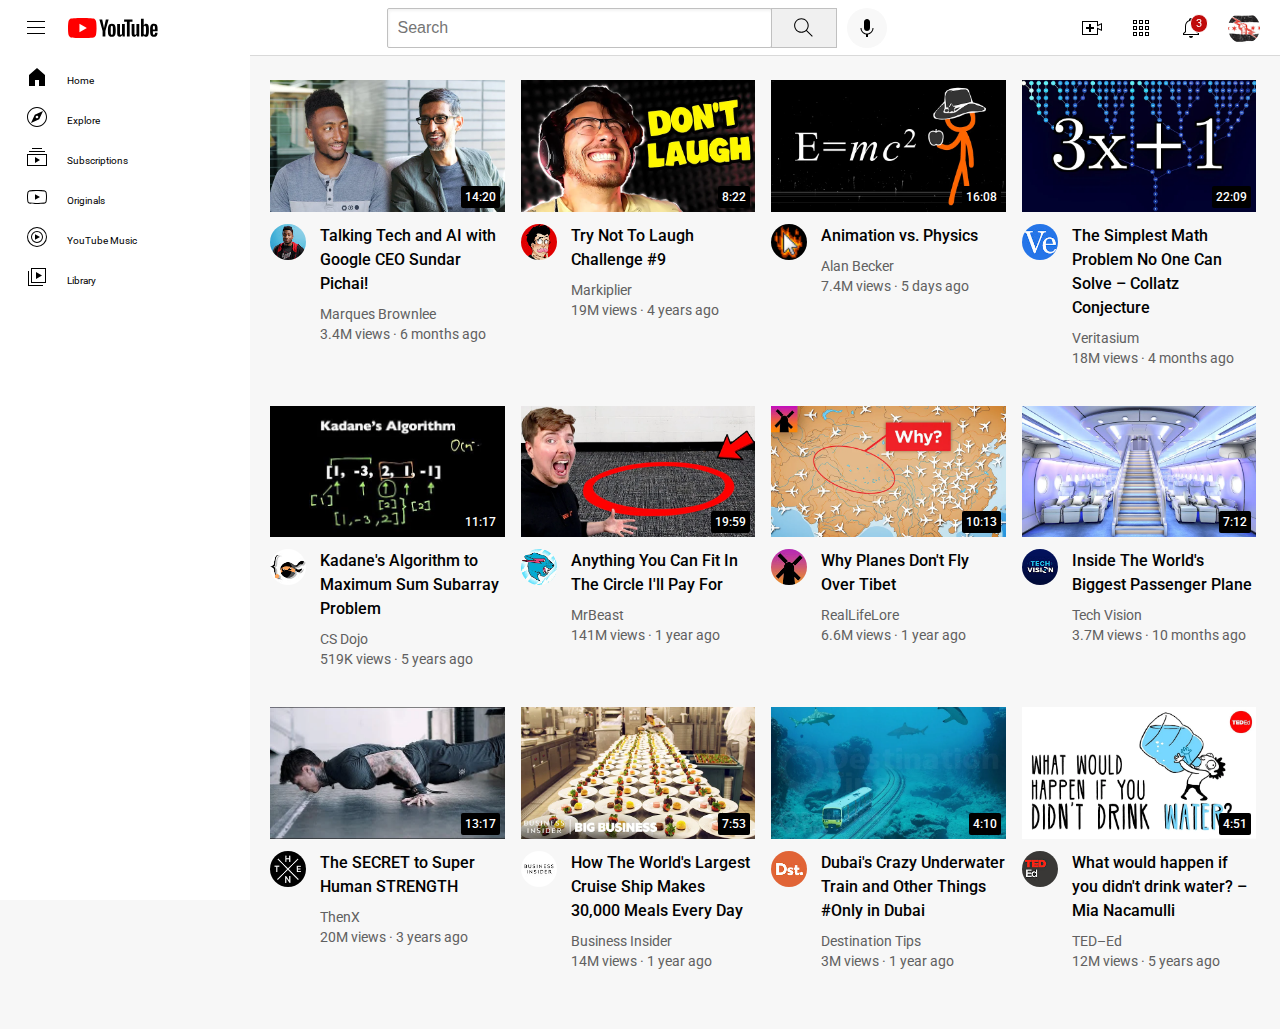
<file: index.html>
<!DOCTYPE html>
<html>
  <head>
    <title>Youtube.com Clone</title>
    <link rel="preconnect" href="https://fonts.googleapis.com">
    <link rel="preconnect" href="https://fonts.gstatic.com" crossorigin>
    <link href="https://fonts.googleapis.com/css2?family=Montserrat:wght@400;700&family=Roboto:wght@400;500;700&display=swap" rel="stylesheet">
    
    <link rel="stylesheet" href="styles/general.css">
    <link rel="stylesheet" href="styles/header.css">
    <link rel="stylesheet" href="styles/video.css">
    <link rel="stylesheet" href="styles/sidebar.css">
  </head>
  <body>
    <header class="header">
      <div class="left-section">
        <img class="hamburger-menu" src="icons/hamburger-menu.svg">
        <img class="youtube-logo" src="icons/youtube-logo.svg">
      </div>

      <div class="middle-section">
        <input class="search-bar" 
          type="text" placeholder="Search">
          <!--Put position absolute(tooltip) in 
            position relative(search-button)-->
          <button class="search-button">
            <img class="search-icon" src="icons/search.svg">
            <div class="tooltip">Search</div>
          </button>
          <button class="voice-search-button">
            <img class="voice-search-icon" src="icons/voice-search-icon.svg">
            <div class="tooltip">Search with your voice</div>
          </button>
      </div>

      <div class="right-section">
        <div class="upload-icon-container">
          <img class="upload-icon" src="icons/upload.svg">
          <div class="tooltip">Create</div>
        </div>
        <div class="youtube-apps-logo-container">
          <img class="youtube-apps-logo" src="icons/youtube-apps.svg">
          <div class="tooltip">YouTube apps</div>
        </div>
          <div class="notifications-icon-container">
            <img class="notifications-logo" src="icons/notifications.svg">
            <div class="notifications-count">3</div>
            <div class="tooltip">Notifications</div>
          </div> 
          <img class="current-user-picture" src="channel-pictures/profile-pic.jpg">
      </div>
    
    </header>

    <nav class="sidebar">
      <div class="sidebar-link">
        <img src="icons/home.svg">
        <div>Home</div>
      </div>
      <div class="sidebar-link">
        <img src="icons/explore.svg">
        <div>Explore</div>
      </div>
      <div class="sidebar-link">
        <img src="icons/subscriptions.svg">
        <div>Subscriptions</div>
      </div>
      <div class="sidebar-link">
        <img src="icons/originals.svg">
        <div>Originals</div>
      </div>
      <div class="sidebar-link">
        <img src="icons/youtube-music.svg">
        <div>YouTube Music</div>
      </div>
      <div class="sidebar-link">
        <img src="icons/library.svg">
        <div>Library</div>
      </div>
    </nav>
    
    <main>
      <section class="video-grid">
        <div class="video-preview">
          <div class="thumbnail-row">
            <a href="https://www.youtube.com/watch?v=n2RNcPRtAiY">
            <img class="thumbnail" 
             src="thumbnails/thumbnail-1.webp">
            </a>
             <div class="video-time">14:20</div>
          </div>
    
          <div class="video-info-grid">
            <div class="channel-picture">
              <a href="https://www.youtube.com/c/mkbhd">
              <img class="profile-picture" src="channel-pictures/channel-1.jpeg">
              </a>
              <div class="tooltip">
                <img src="channel-pictures/channel-1.jpeg" class="tooltip-picture">
                <div class="tooltip-info">
                <div class="tooltip-name">Marques Brownlee</div>
                <div class="tooltip-subscribers">15M subscribers</div>
                </div>
              </div>
            </div>
            <div class="video-info">
              <p class="video-title">
                <a href="https://www.youtube.com/watch?v=n2RNcPRtAiY" class="video-title-link">
                Talking Tech and AI with Google CEO Sundar Pichai&#33;
                </a>
              </p>
              <p class="video-author">
                <a href="https://www.youtube.com/c/mkbhd" class="video-author-link">
                Marques Brownlee
                </a>
              </p>
              <p class="video-stats">
                3.4M views &#183; 6 months ago
              </p>
            </div>
          </div>
        </div>
    
        <div class="video-preview">
          <div class="thumbnail-row">
            <a href="https://www.youtube.com/watch?v=mP0RAo9SKZk">
            <img class="thumbnail" 
             src="thumbnails/thumbnail-2.webp">
            </a>
             <div class="video-time">8:22</div>
          </div>
    
          <div class="video-info-grid">
            <div class="channel-picture">
              <a href="https://www.youtube.com/c/markiplier">
              <img class="profile-picture" src="channel-pictures/channel-2.jpeg">
              </a>
              <div class="tooltip">
                <img src="channel-pictures/channel-2.jpeg" class="tooltip-picture">
                <div class="tooltip-info">
                <div class="tooltip-name">Markiplier</div>
                <div class="tooltip-subscribers">35.6M subscribers</div>
                </div>
              </div>
            </div>
            <div class="video-info">
              <p class="video-title">
                <a href="https://www.youtube.com/watch?v=mP0RAo9SKZk" class="video-title-link">
                Try Not To Laugh Challenge &#x23;9
                 </a>
              </p>
              <p class="video-author">
                <a href="https://www.youtube.com/c/markiplier" class="video-author-link">
                Markiplier
              </a>
              </p>
              <p class="video-stats">
                19M views &#183; 4 years ago
              </p>
            </div> 
          </div>
        </div>
    
        <div class="video-preview">
          <div class="thumbnail-row">
            <a href="https://www.youtube.com/watch?v=ErMSHiQRnc8&t=2s">
            <img class="thumbnail" 
             src="thumbnails/thumbnail-3.webp">
             </a>
             <div class="video-time">16:08</div>
          </div>
    
          <div class="video-info-grid">
            <div class="channel-picture">
              <a href="https://www.youtube.com/@alanbecker">
              <img class="profile-picture" src="channel-pictures/channel-3.jpeg">
              </a>
              <div class="tooltip">
                <img src="channel-pictures/channel-3.jpeg" class="tooltip-picture">
                <div class="tooltip-info">
                <div class="tooltip-name">Alan Becker</div>
                <div class="tooltip-subscribers">25.5M subscribers</div>
                </div>
              </div>
            </div>
            <div class="video-info">
              <p class="video-title">
                <a href="https://www.youtube.com/watch?v=ErMSHiQRnc8" class="video-title-link">
                  Animation vs. Physics
                </a>
              </p>
              <p class="video-author">
                <a href="https://www.youtube.com/@alanbecker" class="video-author-link">
                Alan Becker
                </a>
              </p>
              <p class="video-stats">
                7.4M views &#183; 5 days ago
              </p>
            </div>
          </div>
        </div>
    
        <div class="video-preview">
          <div class="thumbnail-row">
            <a href="https://www.youtube.com/watch?v=094y1Z2wpJg">
            <img class="thumbnail" 
             src="thumbnails/thumbnail-4.webp">
             </a>
             <div class="video-time">22:09</div>
          </div>
    
          <div class="video-info-grid">
            <div class="channel-picture">
              <a href="https://www.youtube.com/c/veritasium">
              <img class="profile-picture" src="channel-pictures/channel-4.jpeg">
              </a>
              <div class="tooltip">
                <img src="channel-pictures/channel-4.jpeg" class="tooltip-picture">
                <div class="tooltip-info">
                <div class="tooltip-name">Veritasium</div>
                <div class="tooltip-subscribers">14.3M subscribers</div>
                </div>
              </div>
            </div>
            <div class="video-info">
              <p class="video-title">
                <a href="https://www.youtube.com/watch?v=094y1Z2wpJg" class="video-title-link">
                 The Simplest Math Problem No One Can Solve &ndash; Collatz Conjecture
                 </a>
              </p>
              <p class="video-author">
                <a href="https://www.youtube.com/c/veritasium" class="video-author-link">
                Veritasium
                </a>
              </p>
              <p class="video-stats">
                18M views &#183; 4 months ago
              </p>
            </div> 
          </div>
        </div>
    
        <div class="video-preview">
          <div class="thumbnail-row">
            <a href="https://www.youtube.com/watch?v=86CQq3pKSUw">
            <img class="thumbnail" 
             src="thumbnails/thumbnail-5.webp">
             </a>
             <div class="video-time">11:17</div>
          </div>
    
          <div class="video-info-grid">
            <div class="channel-picture">
              <a href="https://www.youtube.com/c/CSDojo">
              <img class="profile-picture" src="channel-pictures/channel-5.jpeg">
              </a>
              <div class="tooltip">
                <img src="channel-pictures/channel-5.jpeg" class="tooltip-picture">
                <div class="tooltip-info">
                <div class="tooltip-name">CS Dojo</div>
                <div class="tooltip-subscribers">1.92M subscribers</div>
                </div>
              </div>
            </div>
            <div class="video-info">
              <p class="video-title">
                <a href="https://www.youtube.com/watch?v=86CQq3pKSUw" class="video-title-link">
                Kadane&apos;s Algorithm to Maximum Sum Subarray Problem
                </a>
              </p>
              <p class="video-author">
                <a href="https://www.youtube.com/c/CSDojo" class="video-author-link">
                CS Dojo
                </a>
              </p>
              <p class="video-stats">
                519K views &#183; 5 years ago
              </p>
            </div>
          </div>
        </div>
    
        <div class="video-preview">
          <div class="thumbnail-row">
            <a href="https://www.youtube.com/watch?v=yXWw0_UfSFg">
            <img class="thumbnail" 
             src="thumbnails/thumbnail-6.webp">
            </a>
             <div class="video-time">19:59</div>
          </div>
    
          <div class="video-info-grid">
            <div class="channel-picture">
              <a href="https://www.youtube.com/channel/UCX6OQ3DkcsbYNE6H8uQQuVA">
              <img class="profile-picture" src="channel-pictures/channel-6.jpeg">
              </a>
              <div class="tooltip">
                <img src="channel-pictures/channel-6.jpeg" class="tooltip-picture">
                <div class="tooltip-info">
                <div class="tooltip-name">MrBeast</div>
                <div class="tooltip-subscribers">203M subscribers</div>
                </div>
              </div>
            </div>
            <div class="video-info">
              <p class="video-title">
                <a href="https://www.youtube.com/watch?v=yXWw0_UfSFg" class="video-title-link">
                Anything You Can Fit In The Circle I&#39;ll Pay For
                </a>
              </p>
              <p class="video-author">
                <a href="https://www.youtube.com/channel/UCX6OQ3DkcsbYNE6H8uQQuVA" class="video-author-link">
                MrBeast
                </a>
              </p>
              <p class="video-stats">
                141M views &#183; 1 year ago
              </p>
            </div> 
          </div>
        </div>
  
        <div class="video-preview">
          <div class="thumbnail-row">
            <a href="https://www.youtube.com/watch?v=fNVa1qMbF9Y">
            <img class="thumbnail" 
             src="thumbnails/thumbnail-7.webp">
            </a>
             <div class="video-time">10:13</div>
          </div>
    
          <div class="video-info-grid">
            <div class="channel-picture">
              <a href="https://www.youtube.com/channel/UCP5tjEmvPItGyLhmjdwP7Ww">
              <img class="profile-picture" src="channel-pictures/channel-7.jpeg">
              </a>
              <div class="tooltip">
                <img src="channel-pictures/channel-7.jpeg" class="tooltip-picture">
                <div class="tooltip-info">
                <div class="tooltip-name">RealLifeLore</div>
                <div class="tooltip-subscribers">7.16M subscribers</div>
                </div>
              </div>
            </div>
            <div class="video-info">
              <p class="video-title">
                <a href="https://www.youtube.com/watch?v=fNVa1qMbF9Y" class="video-title-link">
                Why Planes Don&apos;t Fly Over Tibet
                </a>
              </p>
              <p class="video-author">
                <a href="https://www.youtube.com/channel/UCP5tjEmvPItGyLhmjdwP7Ww" class="video-author-link">
                RealLifeLore
                </a>
              </p>
              <p class="video-stats">
                6.6M views &#183; 1 year ago
              </p>
            </div> 
          </div>
        </div>
  
        <div class="video-preview">
          <div class="thumbnail-row">
            <a href="https://www.youtube.com/watch?v=lFm4EM1juls">
            <img class="thumbnail" 
             src="thumbnails/thumbnail-8.webp">
            </a>
             <div class="video-time">7:12</div>
          </div>
    
          <div class="video-info-grid">
            <div class="channel-picture">
              <a href="https://www.youtube.com/channel/UCHAK6CyegY22Zj2GWrcaIxg">
              <img class="profile-picture" src="channel-pictures/channel-8.jpeg">
              </a>
              <div class="tooltip">
                <img src="channel-pictures/channel-8.jpeg" class="tooltip-picture">
                <div class="tooltip-info">
                <div class="tooltip-name">Tech Vision</div>
                <div class="tooltip-subscribers">820K subscribers</div>
                </div>
              </div>
            </div>
            <div class="video-info">
              <p class="video-title">
                <a href="https://www.youtube.com/watch?v=lFm4EM1juls" class="video-title-link">
                Inside The World&apos;s Biggest Passenger Plane
                </a>
              </p>
              <p class="video-author">
                <a href="https://www.youtube.com/channel/UCHAK6CyegY22Zj2GWrcaIxg" class="video-author-link">
                Tech Vision
                </a>
              </p>
              <p class="video-stats">
                3.7M views &#183; 10 months ago
              </p>
            </div> 
          </div>
        </div>
  
        <div class="video-preview">
          <div class="thumbnail-row">
            <a href="https://www.youtube.com/watch?v=ixmxOlcrlUc">
            <img class="thumbnail" 
             src="thumbnails/thumbnail-9.webp">
            </a>
             <div class="video-time">13:17</div>
          </div>
    
          <div class="video-info-grid">
            <div class="channel-picture">
              <a href="https://www.youtube.com/c/OFFICIALTHENXSTUDIOS">
              <img class="profile-picture" src="channel-pictures/channel-9.jpeg">
              </a>
              <div class="tooltip">
                <img src="channel-pictures/channel-9.jpeg" class="tooltip-picture">
                <div class="tooltip-info">
                <div class="tooltip-name">ThenX</div>
                <div class="tooltip-subscribers">7.7M subscribers</div>
                </div>
              </div>
            </div>
            <div class="video-info">
              <p class="video-title">
                <a href="https://www.youtube.com/watch?v=ixmxOlcrlUc" class="video-title-link">
                The SECRET to Super Human STRENGTH
                </a>
              </p>
              <p class="video-author">
                <a href="https://www.youtube.com/c/OFFICIALTHENXSTUDIOS" class="video-author-link">
                ThenX
                </a>
              </p>
              <p class="video-stats">
                20M views &#183; 3 years ago
              </p>
            </div> 
          </div>
        </div>
  
        <div class="video-preview">
          <div class="thumbnail-row">
            <a href="https://www.youtube.com/watch?v=R2vXbFp5C9o">
            <img class="thumbnail" 
             src="thumbnails/thumbnail-10.webp">
            </a>
             <div class="video-time">7:53</div>
          </div>
    
          <div class="video-info-grid">
            <div class="channel-picture">
              <a href="https://www.youtube.com/user/businessinsider">
              <img class="profile-picture" src="channel-pictures/channel-10.jpeg">
              </a>
              <div class="tooltip">
                <img src="channel-pictures/channel-10.jpeg" class="tooltip-picture">
                <div class="tooltip-info">
                <div class="tooltip-name">Business Insider</div>
                <div class="tooltip-subscribers">8.42M subscribers</div>
                </div>
              </div>
            </div>
            <div class="video-info">
              <p class="video-title">
                <a href="https://www.youtube.com/watch?v=R2vXbFp5C9o" class="video-title-link">
                How The World&apos;s Largest Cruise Ship Makes 30&#44;000 Meals Every Day
                </a>
              </p>
              <p class="video-author">
                <a href="https://www.youtube.com/user/businessinsider" class="video-author-link">
                Business Insider
                </a>
              </p>
              <p class="video-stats">
                14M views &#183; 1 year ago
              </p>
            </div> 
          </div>
        </div>
  
        <div class="video-preview">
          <div class="thumbnail-row">
            <a href="https://www.youtube.com/watch?v=0nZuYyXET3s">
            <img class="thumbnail" 
             src="thumbnails/thumbnail-11.webp">
            </a>
             <div class="video-time">4:10</div>
          </div>
    
          <div class="video-info-grid">
            <div class="channel-picture">
              <a href="https://www.youtube.com/c/Destinationtips">
              <img class="profile-picture" src="channel-pictures/channel-11.jpeg">
              </a>
              <div class="tooltip">
                <img src="channel-pictures/channel-11.jpeg" class="tooltip-picture">
                <div class="tooltip-info">
                <div class="tooltip-name">Destination Tips</div>
                <div class="tooltip-subscribers">282K subscribers</div>
                </div>
              </div>
            </div>
            <div class="video-info">
              <p class="video-title">
                <a href="https://www.youtube.com/watch?v=0nZuYyXET3s" class="video-title-link">
                Dubai&apos;s Crazy Underwater Train and Other Things &#x23;Only in Dubai
                </a>
              </p>
              <p class="video-author">
                <a href="https://www.youtube.com/c/Destinationtips" class="video-author-link">
                Destination Tips
                </a>
              </p>
              <p class="video-stats">
                3M views &#183; 1 year ago
              </p>
            </div> 
          </div>
        </div>
  
        <div class="video-preview">
          <div class="thumbnail-row">
            <a href="https://www.youtube.com/watch?v=9iMGFqMmUFs">
            <img class="thumbnail" 
             src="thumbnails/thumbnail-12.webp">
            </a>
             <div class="video-time">4:51</div>
          </div>
    
          <div class="video-info-grid">
            <div class="channel-picture">
              <a href="https://www.youtube.com/teded">
              <img class="profile-picture" src="channel-pictures/channel-12.jpeg">
              </a>
              <div class="tooltip">
                <img src="channel-pictures/channel-12.jpeg" class="tooltip-picture">
                <div class="tooltip-info">
                <div class="tooltip-name">TED&ndash;Ed</div>
                <div class="tooltip-subscribers">19.2M subscribers</div>
                </div>
              </div>
            </div>
            <div class="video-info">
              <p class="video-title">
                <a href="https://www.youtube.com/watch?v=9iMGFqMmUFs" class="video-title-link">
                What would happen if you didn&apos;t drink water&#63; &ndash; Mia Nacamulli
                </a>
              </p>
              <p class="video-author">
                <a href="https://www.youtube.com/teded" class="video-author-link">
                TED&ndash;Ed
                </a>
              </p>
              <p class="video-stats">
                12M views &#183; 5 years ago
              </p>
            </div> 
          </div>
        </div>
      </section>
    </main> 
  </body>
</html>
</file>
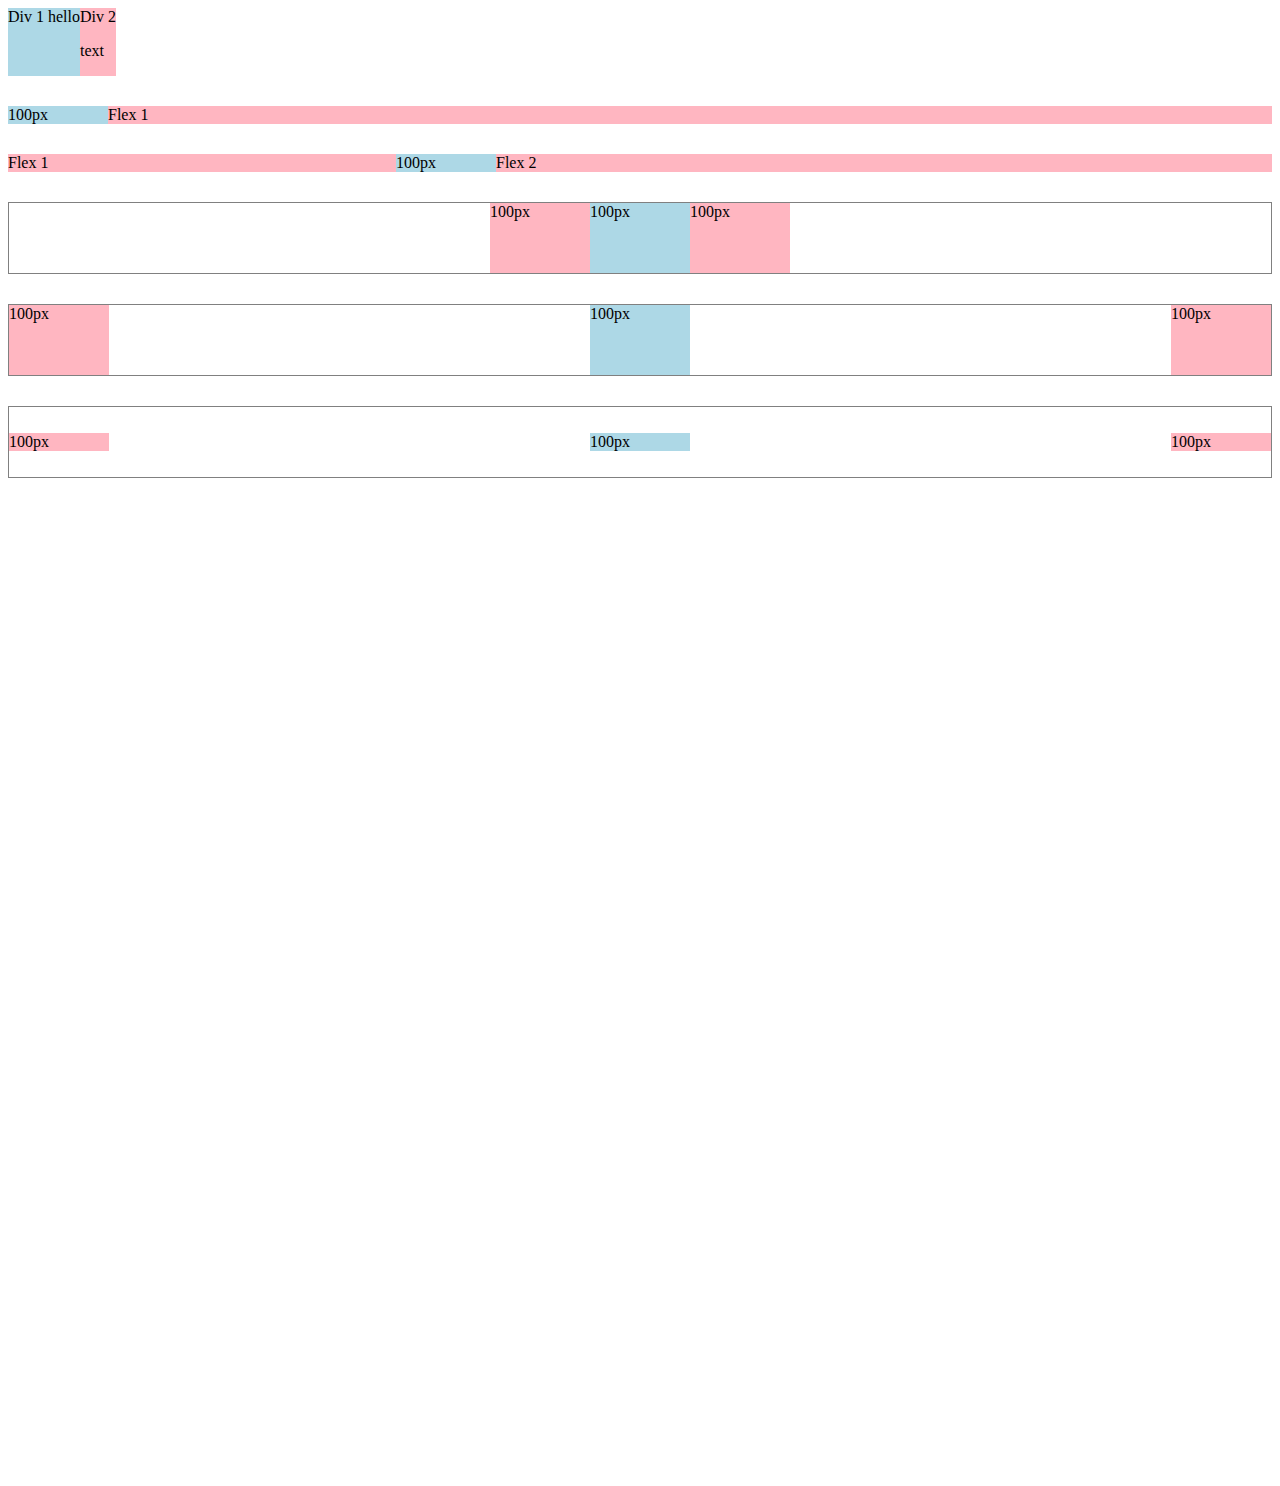
<file: flexbox.html>
<!DOCTYPE html>
<html>
  <head>
    <title>Flexbox Practice</title>
    <style></style>
  </head>
  <body style="padding-bottom: 1000px;">
    <div style="
      display: flex;
      flex-direction: row;
      ">
      <div style="background-color: 
      lightblue;">Div 1 hello</div>
      <div style="background-color: 
      lightpink;">Div 2 <p>text</p></div>
    </div>

    <div style="
    margin-top: 30px;
      display: flex;
      flex-direction: row;
      ">
      <div style="
      background-color: lightblue;
      width: 100px;
      ">
      100px</div>
      <div style="
      background-color: lightpink;
      flex: 1;
      ">
      Flex 1</div>
    </div>

    <div style="
    margin-top: 30px;
      display: flex;
      flex-direction: row;
      ">
      <div style="
      background-color: lightpink;
      flex: 1;
      ">
      Flex 1</div>
      <div style="
      background-color: lightblue;
      width: 100px;
      ">
      100px</div>
      <div style="
      background-color: lightpink;
      flex: 2;
      ">
      Flex 2</div>
    </div>

    <div style="
      margin-top: 30px;
      height: 70px;
      border-width: 1px;
      border-style: solid;
      border-color: gray;
      display: flex;
      flex-direction: row;
      justify-content: center;
      ">
      <div style="
      background-color: lightpink;
      width: 100px;
      ">
      100px</div>
      <div style="
      background-color: lightblue;
      width: 100px;
      ">
      100px</div>
      <div style="
      background-color: lightpink;
      width: 100px;
      ">
      100px</div>
    </div>

    <div style="
      margin-top: 30px;
      height: 70px;
      border-width: 1px;
      border-style: solid;
      border-color: gray;
      display: flex;
      flex-direction: row;
      justify-content: space-between;
      ">
      <div style="
      background-color: lightpink;
      width: 100px;
      ">
      100px</div>
      <div style="
      background-color: lightblue;
      width: 100px;
      ">
      100px</div>
      <div style="
      background-color: lightpink;
      width: 100px;
      ">
      100px</div>
    </div>

    <div style="
      margin-top: 30px;
      height: 70px;
      border-width: 1px;
      border-style: solid;
      border-color: gray;
      display: flex;
      flex-direction: row;
      justify-content: space-between;
      align-items: center;
      ">
      <div style="
      background-color: lightpink;
      width: 100px;
      ">
      100px</div>
      <div style="
      background-color: lightblue;
      width: 100px;
      ">
      100px</div>
      <div style="
      background-color: lightpink;
      width: 100px;
      ">
      100px</div>
    </div>
  </body>
</html>
</file>
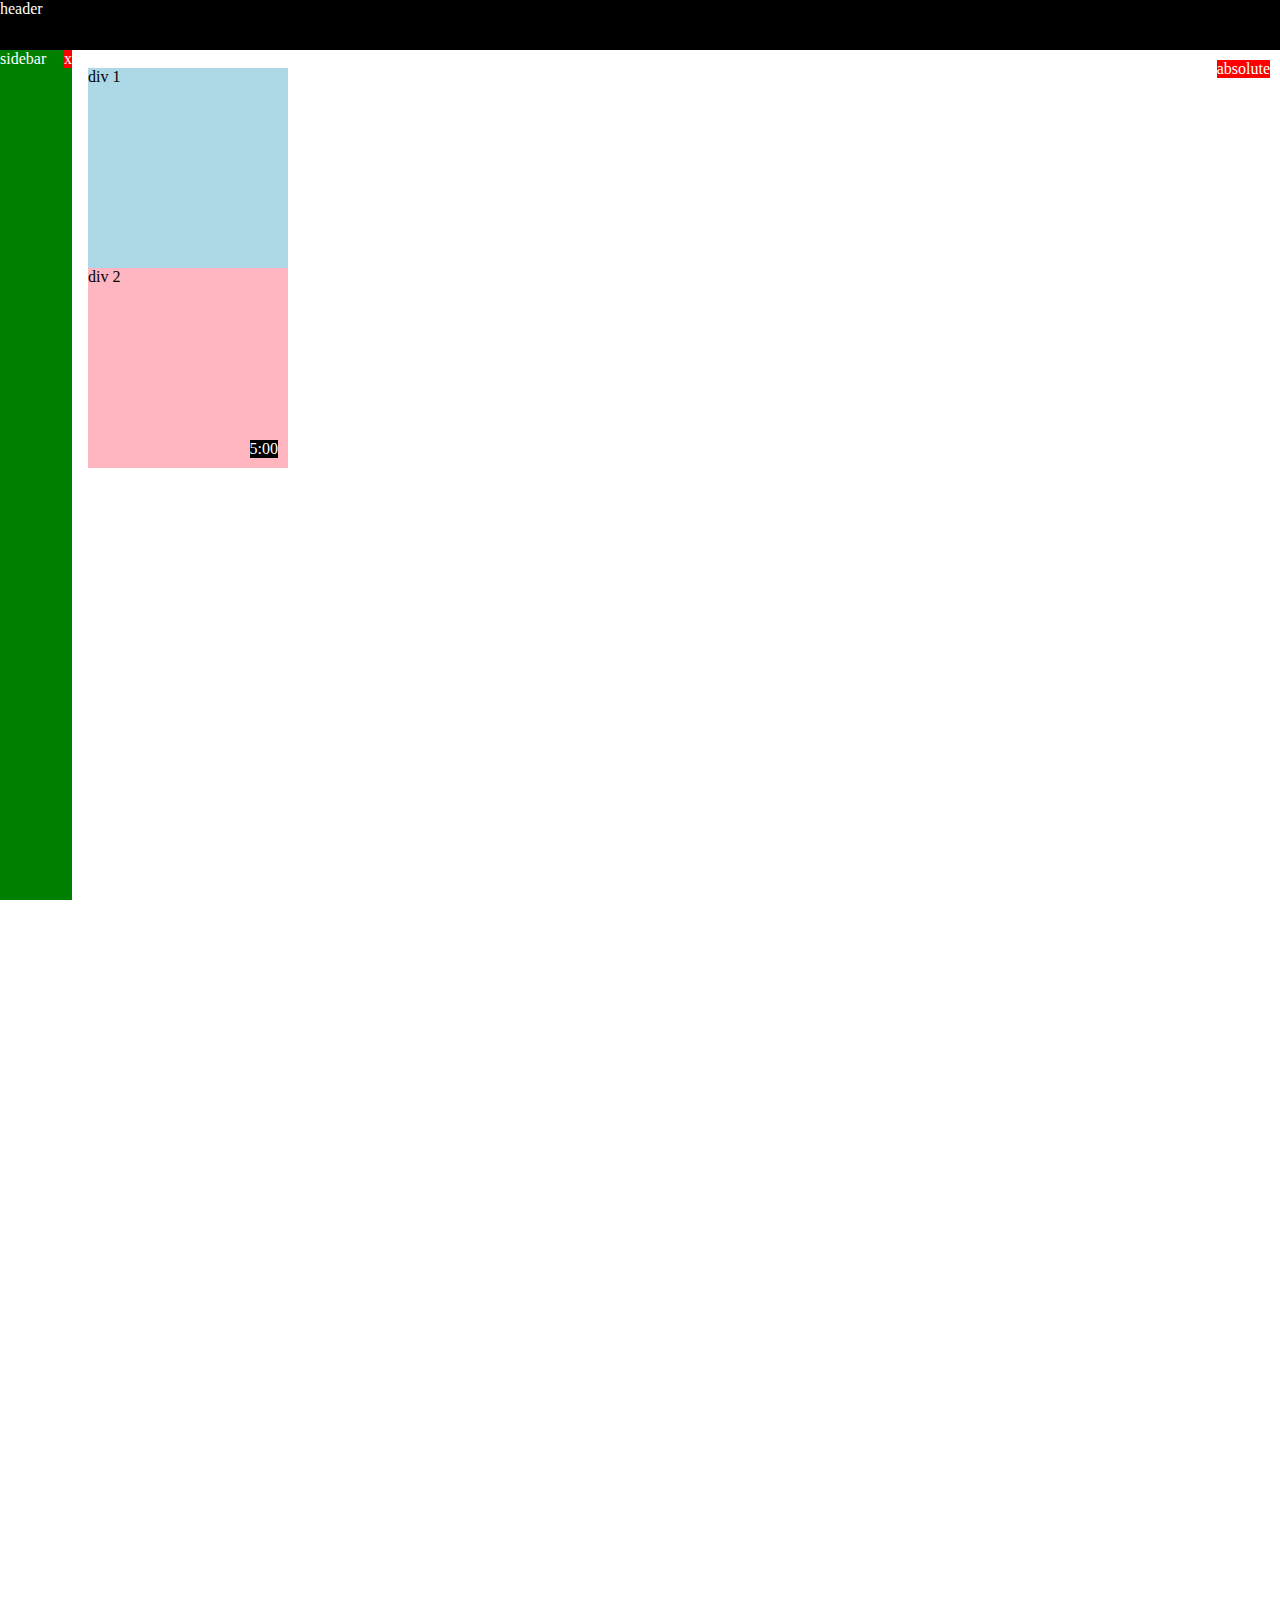
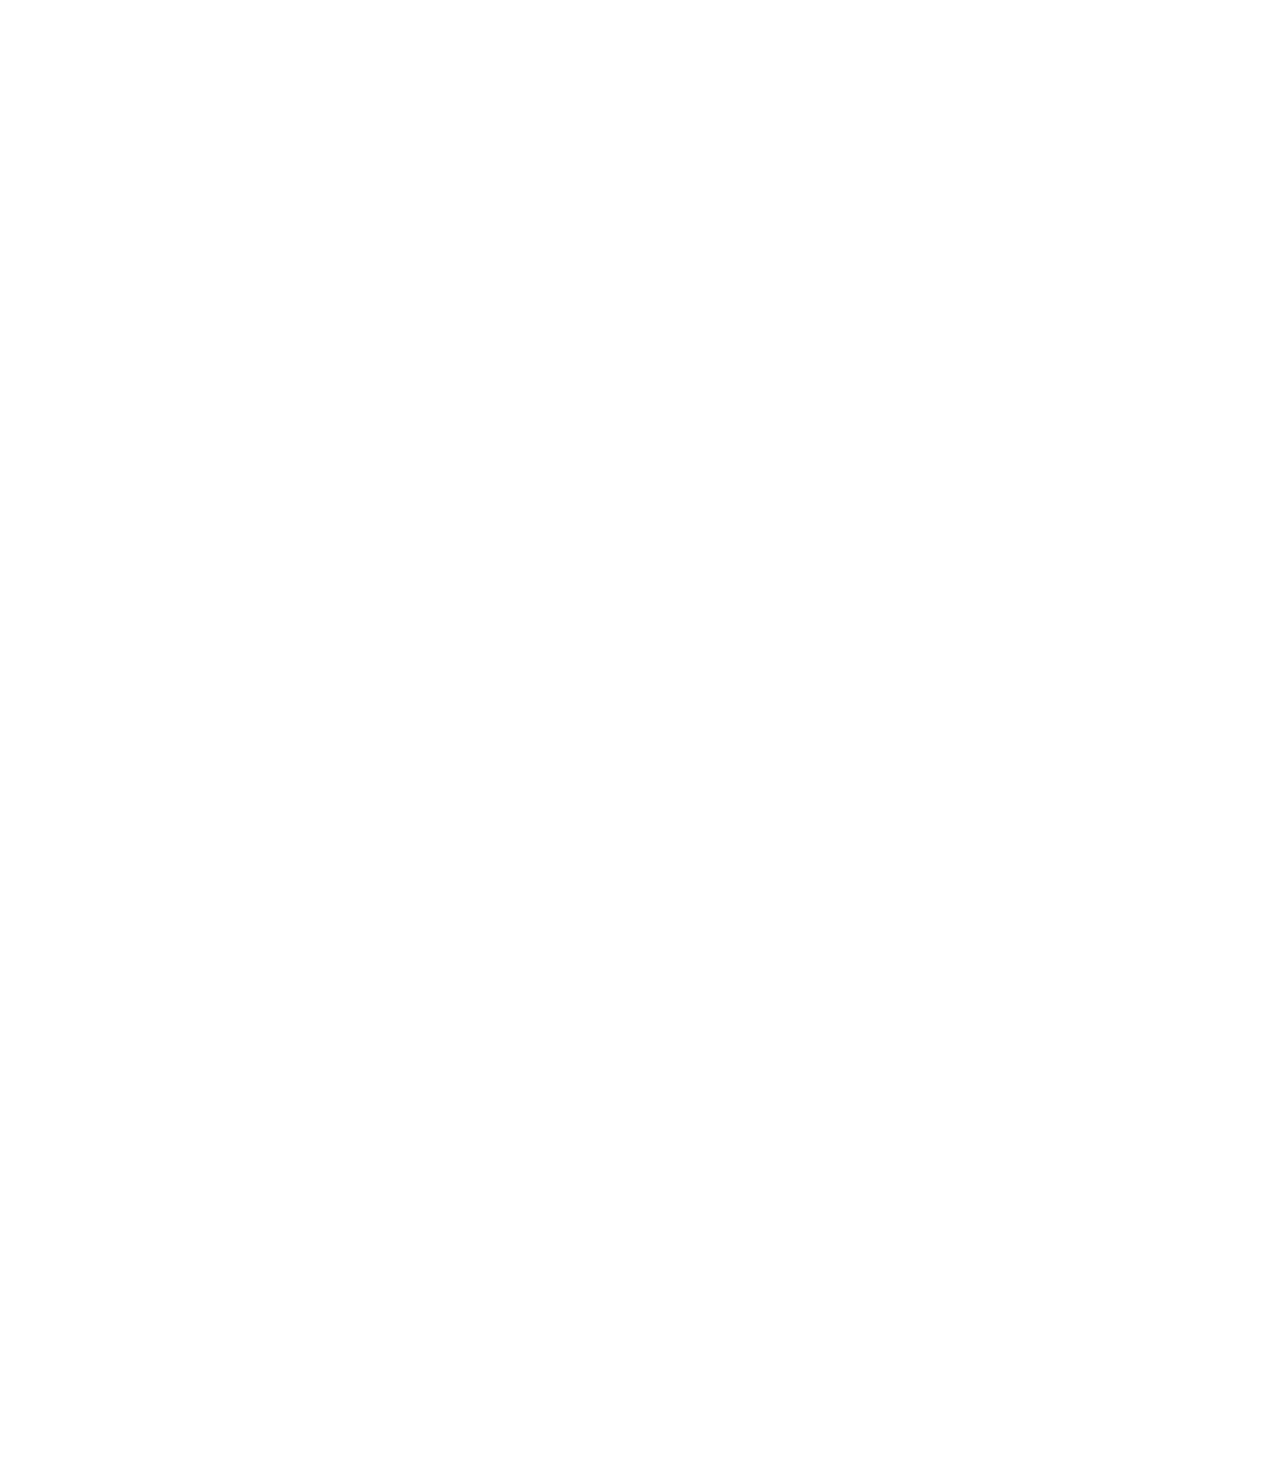
<file: position.html>
<!DOCTYPE html>
<html>
  <head>
    <title>Position Practice</title>
  </head>
  <body style="
  height: 3000px;
  padding-top: 60px;
  padding-left: 80px;
  ">
    <div style="
      background-color: black;
      color: white;
      position: fixed;
      top: 0px;
      left:0px;
      right: 0px;
      height: 50px;
      z-index: 100;
      ">header</div>

      <div style="
      background-color: green;
      color: white;
      position: fixed;
      left: 0;
      bottom: 0;
      top: 50px;
      width: 72px;
      ">
      sidebar
      <div style="
      position:absolute;
      background-color: red;
      color: white;
      top: 0px;
      right: 0px;
      ">
        x
      </div>
      </div>

      <div style="
      position:absolute;
      background-color: red;
      color: white;
      top: 60px;
      right: 10px;
      ">
        absolute
      </div>

    <div style="
    background-color: lightblue;
    height: 200px;
    width: 200px;
    position: static;
    ">div 1</div>
    <div style="
    background-color: lightpink;
    height: 200px;
    width: 200px;
    position: relative;
    ">
    div 2
    <div style="
      position:absolute;
      background-color: black;
      color: white;
      bottom: 10px;
      right: 10px;
      ">
        5:00
      </div>
  </div>
  </body>
</html>
</file>
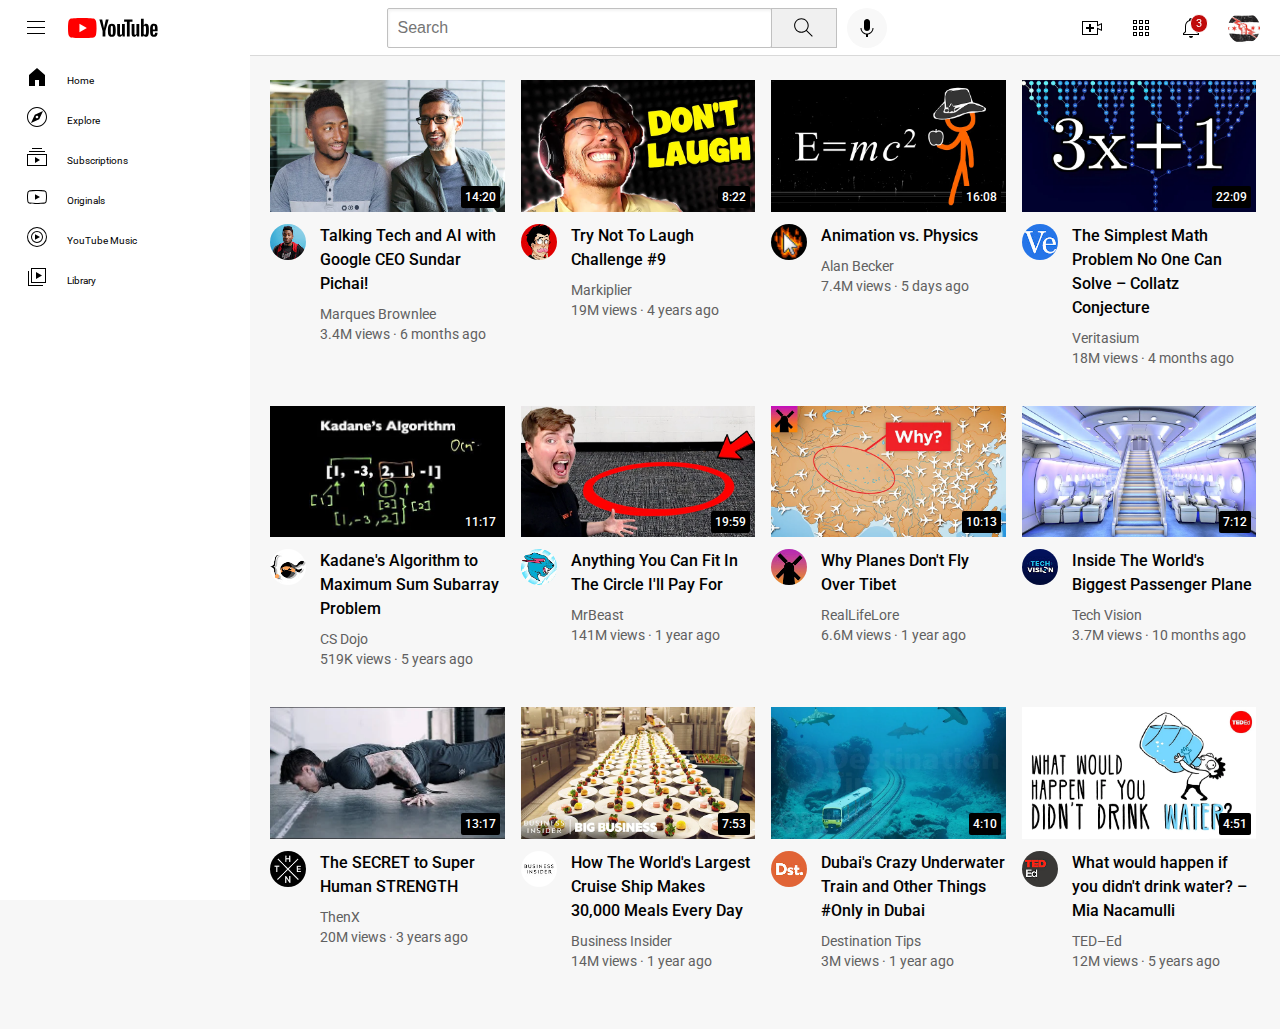
<file: youtube.html>
<!DOCTYPE html>
<html>
  <head>
    <title>Youtube.com Clone</title>
    <link rel="preconnect" href="https://fonts.googleapis.com">
    <link rel="preconnect" href="https://fonts.gstatic.com" crossorigin>
    <link href="https://fonts.googleapis.com/css2?family=Montserrat:wght@400;700&family=Roboto:wght@400;500;700&display=swap" rel="stylesheet">
    
    <link rel="stylesheet" href="styles/general.css">
    <link rel="stylesheet" href="styles/header.css">
    <link rel="stylesheet" href="styles/video.css">
    <link rel="stylesheet" href="styles/sidebar.css">
  </head>
  <body>
    <header class="header">
      <div class="left-section">
        <img class="hamburger-menu" src="icons/hamburger-menu.svg">
        <img class="youtube-logo" src="icons/youtube-logo.svg">
      </div>

      <div class="middle-section">
        <input class="search-bar" 
          type="text" placeholder="Search">
          <!--Put position absolute(tooltip) in 
            position relative(search-button)-->
          <button class="search-button">
            <img class="search-icon" src="icons/search.svg">
            <div class="tooltip">Search</div>
          </button>
          <button class="voice-search-button">
            <img class="voice-search-icon" src="icons/voice-search-icon.svg">
            <div class="tooltip">Search with your voice</div>
          </button>
      </div>

      <div class="right-section">
        <div class="upload-icon-container">
          <img class="upload-icon" src="icons/upload.svg">
          <div class="tooltip">Create</div>
        </div>
        <div class="youtube-apps-logo-container">
          <img class="youtube-apps-logo" src="icons/youtube-apps.svg">
          <div class="tooltip">YouTube apps</div>
        </div>
          <div class="notifications-icon-container">
            <img class="notifications-logo" src="icons/notifications.svg">
            <div class="notifications-count">3</div>
            <div class="tooltip">Notifications</div>
          </div> 
          <img class="current-user-picture" src="channel-pictures/profile-pic.jpg">
      </div>
    
    </header>

    <nav class="sidebar">
      <div class="sidebar-link">
        <img src="icons/home.svg">
        <div>Home</div>
      </div>
      <div class="sidebar-link">
        <img src="icons/explore.svg">
        <div>Explore</div>
      </div>
      <div class="sidebar-link">
        <img src="icons/subscriptions.svg">
        <div>Subscriptions</div>
      </div>
      <div class="sidebar-link">
        <img src="icons/originals.svg">
        <div>Originals</div>
      </div>
      <div class="sidebar-link">
        <img src="icons/youtube-music.svg">
        <div>YouTube Music</div>
      </div>
      <div class="sidebar-link">
        <img src="icons/library.svg">
        <div>Library</div>
      </div>
    </nav>
    
    <main>
      <section class="video-grid">
        <div class="video-preview">
          <div class="thumbnail-row">
            <a href="https://www.youtube.com/watch?v=n2RNcPRtAiY">
            <img class="thumbnail" 
             src="thumbnails/thumbnail-1.webp">
            </a>
             <div class="video-time">14:20</div>
          </div>
    
          <div class="video-info-grid">
            <div class="channel-picture">
              <a href="https://www.youtube.com/c/mkbhd">
              <img class="profile-picture" src="channel-pictures/channel-1.jpeg">
              </a>
              <div class="tooltip">
                <img src="channel-pictures/channel-1.jpeg" class="tooltip-picture">
                <div class="tooltip-info">
                <div class="tooltip-name">Marques Brownlee</div>
                <div class="tooltip-subscribers">15M subscribers</div>
                </div>
              </div>
            </div>
            <div class="video-info">
              <p class="video-title">
                <a href="https://www.youtube.com/watch?v=n2RNcPRtAiY" class="video-title-link">
                Talking Tech and AI with Google CEO Sundar Pichai&#33;
                </a>
              </p>
              <p class="video-author">
                <a href="https://www.youtube.com/c/mkbhd" class="video-author-link">
                Marques Brownlee
                </a>
              </p>
              <p class="video-stats">
                3.4M views &#183; 6 months ago
              </p>
            </div>
          </div>
        </div>
    
        <div class="video-preview">
          <div class="thumbnail-row">
            <a href="https://www.youtube.com/watch?v=mP0RAo9SKZk">
            <img class="thumbnail" 
             src="thumbnails/thumbnail-2.webp">
            </a>
             <div class="video-time">8:22</div>
          </div>
    
          <div class="video-info-grid">
            <div class="channel-picture">
              <a href="https://www.youtube.com/c/markiplier">
              <img class="profile-picture" src="channel-pictures/channel-2.jpeg">
              </a>
              <div class="tooltip">
                <img src="channel-pictures/channel-2.jpeg" class="tooltip-picture">
                <div class="tooltip-info">
                <div class="tooltip-name">Markiplier</div>
                <div class="tooltip-subscribers">35.6M subscribers</div>
                </div>
              </div>
            </div>
            <div class="video-info">
              <p class="video-title">
                <a href="https://www.youtube.com/watch?v=mP0RAo9SKZk" class="video-title-link">
                Try Not To Laugh Challenge &#x23;9
                 </a>
              </p>
              <p class="video-author">
                <a href="https://www.youtube.com/c/markiplier" class="video-author-link">
                Markiplier
              </a>
              </p>
              <p class="video-stats">
                19M views &#183; 4 years ago
              </p>
            </div> 
          </div>
        </div>
    
        <div class="video-preview">
          <div class="thumbnail-row">
            <a href="https://www.youtube.com/watch?v=ErMSHiQRnc8&t=2s">
            <img class="thumbnail" 
             src="thumbnails/thumbnail-3.webp">
             </a>
             <div class="video-time">16:08</div>
          </div>
    
          <div class="video-info-grid">
            <div class="channel-picture">
              <a href="https://www.youtube.com/@alanbecker">
              <img class="profile-picture" src="channel-pictures/channel-3.jpeg">
              </a>
              <div class="tooltip">
                <img src="channel-pictures/channel-3.jpeg" class="tooltip-picture">
                <div class="tooltip-info">
                <div class="tooltip-name">Alan Becker</div>
                <div class="tooltip-subscribers">25.5M subscribers</div>
                </div>
              </div>
            </div>
            <div class="video-info">
              <p class="video-title">
                <a href="https://www.youtube.com/watch?v=ErMSHiQRnc8" class="video-title-link">
                  Animation vs. Physics
                </a>
              </p>
              <p class="video-author">
                <a href="https://www.youtube.com/@alanbecker" class="video-author-link">
                Alan Becker
                </a>
              </p>
              <p class="video-stats">
                7.4M views &#183; 5 days ago
              </p>
            </div>
          </div>
        </div>
    
        <div class="video-preview">
          <div class="thumbnail-row">
            <a href="https://www.youtube.com/watch?v=094y1Z2wpJg">
            <img class="thumbnail" 
             src="thumbnails/thumbnail-4.webp">
             </a>
             <div class="video-time">22:09</div>
          </div>
    
          <div class="video-info-grid">
            <div class="channel-picture">
              <a href="https://www.youtube.com/c/veritasium">
              <img class="profile-picture" src="channel-pictures/channel-4.jpeg">
              </a>
              <div class="tooltip">
                <img src="channel-pictures/channel-4.jpeg" class="tooltip-picture">
                <div class="tooltip-info">
                <div class="tooltip-name">Veritasium</div>
                <div class="tooltip-subscribers">14.3M subscribers</div>
                </div>
              </div>
            </div>
            <div class="video-info">
              <p class="video-title">
                <a href="https://www.youtube.com/watch?v=094y1Z2wpJg" class="video-title-link">
                 The Simplest Math Problem No One Can Solve &ndash; Collatz Conjecture
                 </a>
              </p>
              <p class="video-author">
                <a href="https://www.youtube.com/c/veritasium" class="video-author-link">
                Veritasium
                </a>
              </p>
              <p class="video-stats">
                18M views &#183; 4 months ago
              </p>
            </div> 
          </div>
        </div>
    
        <div class="video-preview">
          <div class="thumbnail-row">
            <a href="https://www.youtube.com/watch?v=86CQq3pKSUw">
            <img class="thumbnail" 
             src="thumbnails/thumbnail-5.webp">
             </a>
             <div class="video-time">11:17</div>
          </div>
    
          <div class="video-info-grid">
            <div class="channel-picture">
              <a href="https://www.youtube.com/c/CSDojo">
              <img class="profile-picture" src="channel-pictures/channel-5.jpeg">
              </a>
              <div class="tooltip">
                <img src="channel-pictures/channel-5.jpeg" class="tooltip-picture">
                <div class="tooltip-info">
                <div class="tooltip-name">CS Dojo</div>
                <div class="tooltip-subscribers">1.92M subscribers</div>
                </div>
              </div>
            </div>
            <div class="video-info">
              <p class="video-title">
                <a href="https://www.youtube.com/watch?v=86CQq3pKSUw" class="video-title-link">
                Kadane&apos;s Algorithm to Maximum Sum Subarray Problem
                </a>
              </p>
              <p class="video-author">
                <a href="https://www.youtube.com/c/CSDojo" class="video-author-link">
                CS Dojo
                </a>
              </p>
              <p class="video-stats">
                519K views &#183; 5 years ago
              </p>
            </div>
          </div>
        </div>
    
        <div class="video-preview">
          <div class="thumbnail-row">
            <a href="https://www.youtube.com/watch?v=yXWw0_UfSFg">
            <img class="thumbnail" 
             src="thumbnails/thumbnail-6.webp">
            </a>
             <div class="video-time">19:59</div>
          </div>
    
          <div class="video-info-grid">
            <div class="channel-picture">
              <a href="https://www.youtube.com/channel/UCX6OQ3DkcsbYNE6H8uQQuVA">
              <img class="profile-picture" src="channel-pictures/channel-6.jpeg">
              </a>
              <div class="tooltip">
                <img src="channel-pictures/channel-6.jpeg" class="tooltip-picture">
                <div class="tooltip-info">
                <div class="tooltip-name">MrBeast</div>
                <div class="tooltip-subscribers">203M subscribers</div>
                </div>
              </div>
            </div>
            <div class="video-info">
              <p class="video-title">
                <a href="https://www.youtube.com/watch?v=yXWw0_UfSFg" class="video-title-link">
                Anything You Can Fit In The Circle I&#39;ll Pay For
                </a>
              </p>
              <p class="video-author">
                <a href="https://www.youtube.com/channel/UCX6OQ3DkcsbYNE6H8uQQuVA" class="video-author-link">
                MrBeast
                </a>
              </p>
              <p class="video-stats">
                141M views &#183; 1 year ago
              </p>
            </div> 
          </div>
        </div>
  
        <div class="video-preview">
          <div class="thumbnail-row">
            <a href="https://www.youtube.com/watch?v=fNVa1qMbF9Y">
            <img class="thumbnail" 
             src="thumbnails/thumbnail-7.webp">
            </a>
             <div class="video-time">10:13</div>
          </div>
    
          <div class="video-info-grid">
            <div class="channel-picture">
              <a href="https://www.youtube.com/channel/UCP5tjEmvPItGyLhmjdwP7Ww">
              <img class="profile-picture" src="channel-pictures/channel-7.jpeg">
              </a>
              <div class="tooltip">
                <img src="channel-pictures/channel-7.jpeg" class="tooltip-picture">
                <div class="tooltip-info">
                <div class="tooltip-name">RealLifeLore</div>
                <div class="tooltip-subscribers">7.16M subscribers</div>
                </div>
              </div>
            </div>
            <div class="video-info">
              <p class="video-title">
                <a href="https://www.youtube.com/watch?v=fNVa1qMbF9Y" class="video-title-link">
                Why Planes Don&apos;t Fly Over Tibet
                </a>
              </p>
              <p class="video-author">
                <a href="https://www.youtube.com/channel/UCP5tjEmvPItGyLhmjdwP7Ww" class="video-author-link">
                RealLifeLore
                </a>
              </p>
              <p class="video-stats">
                6.6M views &#183; 1 year ago
              </p>
            </div> 
          </div>
        </div>
  
        <div class="video-preview">
          <div class="thumbnail-row">
            <a href="https://www.youtube.com/watch?v=lFm4EM1juls">
            <img class="thumbnail" 
             src="thumbnails/thumbnail-8.webp">
            </a>
             <div class="video-time">7:12</div>
          </div>
    
          <div class="video-info-grid">
            <div class="channel-picture">
              <a href="https://www.youtube.com/channel/UCHAK6CyegY22Zj2GWrcaIxg">
              <img class="profile-picture" src="channel-pictures/channel-8.jpeg">
              </a>
              <div class="tooltip">
                <img src="channel-pictures/channel-8.jpeg" class="tooltip-picture">
                <div class="tooltip-info">
                <div class="tooltip-name">Tech Vision</div>
                <div class="tooltip-subscribers">820K subscribers</div>
                </div>
              </div>
            </div>
            <div class="video-info">
              <p class="video-title">
                <a href="https://www.youtube.com/watch?v=lFm4EM1juls" class="video-title-link">
                Inside The World&apos;s Biggest Passenger Plane
                </a>
              </p>
              <p class="video-author">
                <a href="https://www.youtube.com/channel/UCHAK6CyegY22Zj2GWrcaIxg" class="video-author-link">
                Tech Vision
                </a>
              </p>
              <p class="video-stats">
                3.7M views &#183; 10 months ago
              </p>
            </div> 
          </div>
        </div>
  
        <div class="video-preview">
          <div class="thumbnail-row">
            <a href="https://www.youtube.com/watch?v=ixmxOlcrlUc">
            <img class="thumbnail" 
             src="thumbnails/thumbnail-9.webp">
            </a>
             <div class="video-time">13:17</div>
          </div>
    
          <div class="video-info-grid">
            <div class="channel-picture">
              <a href="https://www.youtube.com/c/OFFICIALTHENXSTUDIOS">
              <img class="profile-picture" src="channel-pictures/channel-9.jpeg">
              </a>
              <div class="tooltip">
                <img src="channel-pictures/channel-9.jpeg" class="tooltip-picture">
                <div class="tooltip-info">
                <div class="tooltip-name">ThenX</div>
                <div class="tooltip-subscribers">7.7M subscribers</div>
                </div>
              </div>
            </div>
            <div class="video-info">
              <p class="video-title">
                <a href="https://www.youtube.com/watch?v=ixmxOlcrlUc" class="video-title-link">
                The SECRET to Super Human STRENGTH
                </a>
              </p>
              <p class="video-author">
                <a href="https://www.youtube.com/c/OFFICIALTHENXSTUDIOS" class="video-author-link">
                ThenX
                </a>
              </p>
              <p class="video-stats">
                20M views &#183; 3 years ago
              </p>
            </div> 
          </div>
        </div>
  
        <div class="video-preview">
          <div class="thumbnail-row">
            <a href="https://www.youtube.com/watch?v=R2vXbFp5C9o">
            <img class="thumbnail" 
             src="thumbnails/thumbnail-10.webp">
            </a>
             <div class="video-time">7:53</div>
          </div>
    
          <div class="video-info-grid">
            <div class="channel-picture">
              <a href="https://www.youtube.com/user/businessinsider">
              <img class="profile-picture" src="channel-pictures/channel-10.jpeg">
              </a>
              <div class="tooltip">
                <img src="channel-pictures/channel-10.jpeg" class="tooltip-picture">
                <div class="tooltip-info">
                <div class="tooltip-name">Business Insider</div>
                <div class="tooltip-subscribers">8.42M subscribers</div>
                </div>
              </div>
            </div>
            <div class="video-info">
              <p class="video-title">
                <a href="https://www.youtube.com/watch?v=R2vXbFp5C9o" class="video-title-link">
                How The World&apos;s Largest Cruise Ship Makes 30&#44;000 Meals Every Day
                </a>
              </p>
              <p class="video-author">
                <a href="https://www.youtube.com/user/businessinsider" class="video-author-link">
                Business Insider
                </a>
              </p>
              <p class="video-stats">
                14M views &#183; 1 year ago
              </p>
            </div> 
          </div>
        </div>
  
        <div class="video-preview">
          <div class="thumbnail-row">
            <a href="https://www.youtube.com/watch?v=0nZuYyXET3s">
            <img class="thumbnail" 
             src="thumbnails/thumbnail-11.webp">
            </a>
             <div class="video-time">4:10</div>
          </div>
    
          <div class="video-info-grid">
            <div class="channel-picture">
              <a href="https://www.youtube.com/c/Destinationtips">
              <img class="profile-picture" src="channel-pictures/channel-11.jpeg">
              </a>
              <div class="tooltip">
                <img src="channel-pictures/channel-11.jpeg" class="tooltip-picture">
                <div class="tooltip-info">
                <div class="tooltip-name">Destination Tips</div>
                <div class="tooltip-subscribers">282K subscribers</div>
                </div>
              </div>
            </div>
            <div class="video-info">
              <p class="video-title">
                <a href="https://www.youtube.com/watch?v=0nZuYyXET3s" class="video-title-link">
                Dubai&apos;s Crazy Underwater Train and Other Things &#x23;Only in Dubai
                </a>
              </p>
              <p class="video-author">
                <a href="https://www.youtube.com/c/Destinationtips" class="video-author-link">
                Destination Tips
                </a>
              </p>
              <p class="video-stats">
                3M views &#183; 1 year ago
              </p>
            </div> 
          </div>
        </div>
  
        <div class="video-preview">
          <div class="thumbnail-row">
            <a href="https://www.youtube.com/watch?v=9iMGFqMmUFs">
            <img class="thumbnail" 
             src="thumbnails/thumbnail-12.webp">
            </a>
             <div class="video-time">4:51</div>
          </div>
    
          <div class="video-info-grid">
            <div class="channel-picture">
              <a href="https://www.youtube.com/teded">
              <img class="profile-picture" src="channel-pictures/channel-12.jpeg">
              </a>
              <div class="tooltip">
                <img src="channel-pictures/channel-12.jpeg" class="tooltip-picture">
                <div class="tooltip-info">
                <div class="tooltip-name">TED&ndash;Ed</div>
                <div class="tooltip-subscribers">19.2M subscribers</div>
                </div>
              </div>
            </div>
            <div class="video-info">
              <p class="video-title">
                <a href="https://www.youtube.com/watch?v=9iMGFqMmUFs" class="video-title-link">
                What would happen if you didn&apos;t drink water&#63; &ndash; Mia Nacamulli
                </a>
              </p>
              <p class="video-author">
                <a href="https://www.youtube.com/teded" class="video-author-link">
                TED&ndash;Ed
                </a>
              </p>
              <p class="video-stats">
                12M views &#183; 5 years ago
              </p>
            </div> 
          </div>
        </div>
      </section>
    </main> 
  </body>
</html>
</file>
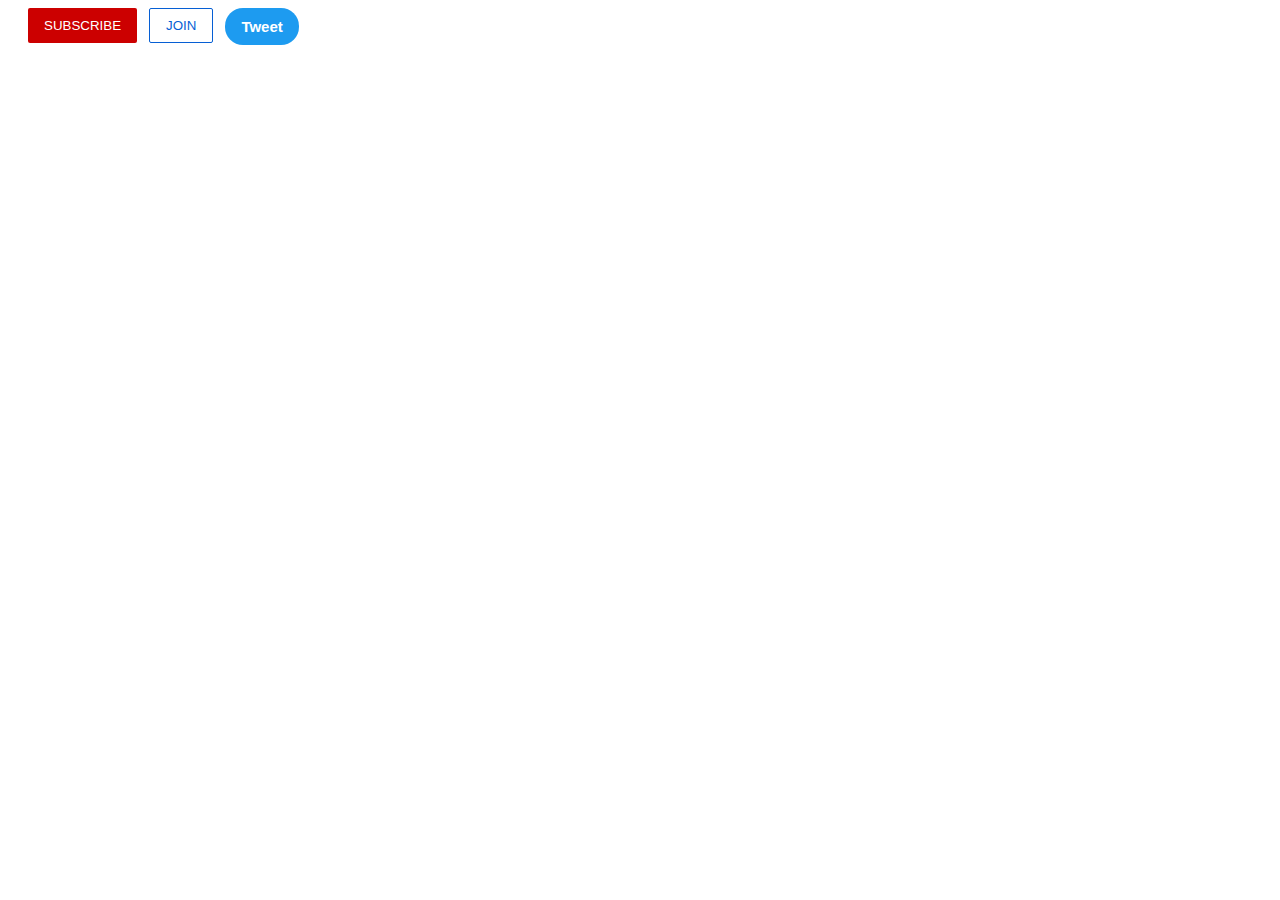
<file: into-to-html/buttons.html>
<!DOCTYPE html>
<html>
  <head>
    <title>Buttons practice</title>
    <link rel="stylesheet" href="styles/buttons.css">
  </head>
  <body>
    <button class="subscribe-button">
      SUBSCRIBE
    </button>
    
    <button class="join-button">
      JOIN
    </button>
    
    <button class="tweet-button">
      Tweet
    </button>
  </body>
</html>
</file>
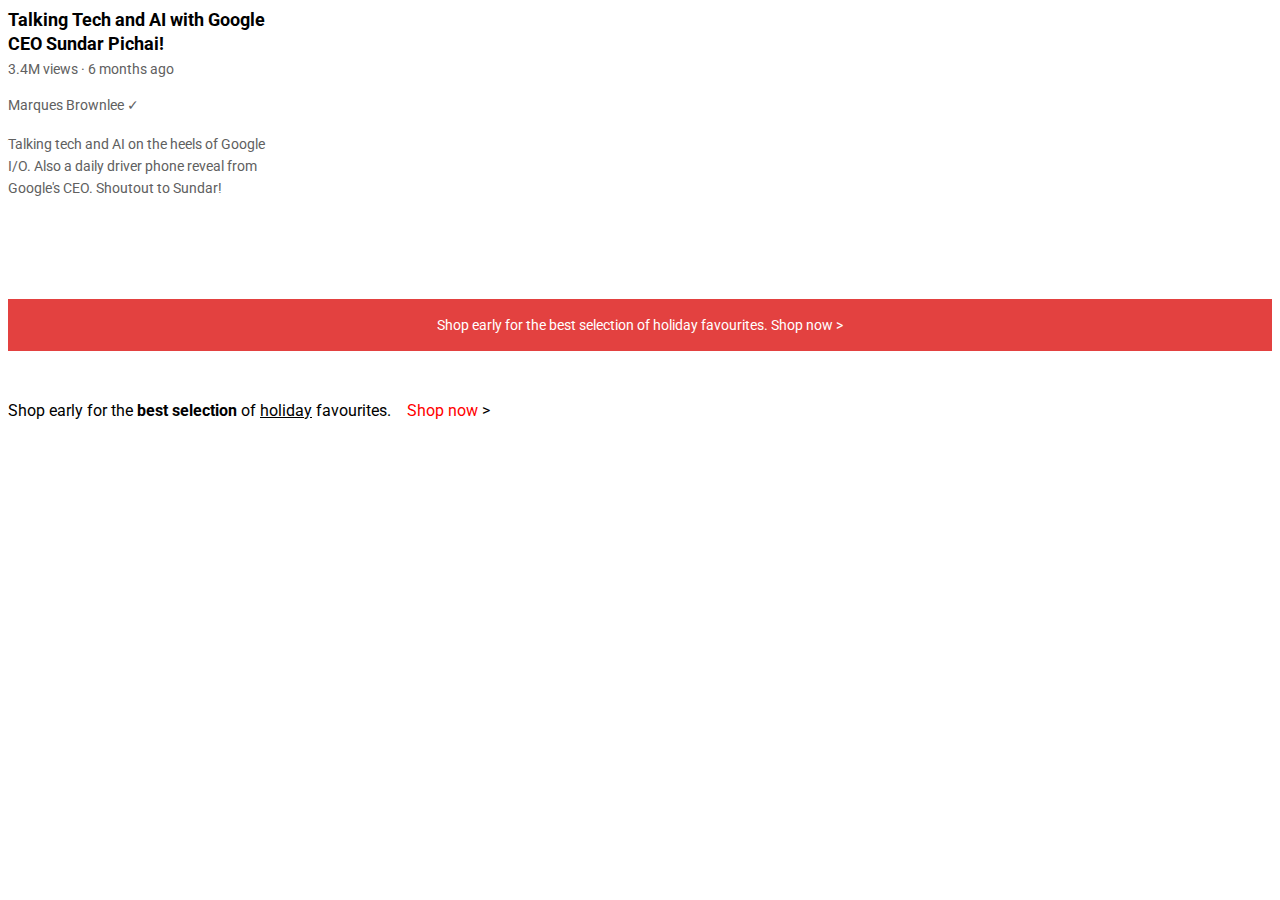
<file: into-to-html/text.html>
<!DOCTYPE html>
<html>
  <head>
    <title>Text practice</title>
    <link rel="stylesheet" href="styles/text.css">
    <link rel="preconnect" href="https://fonts.googleapis.com">
    <link rel="preconnect" href="https://fonts.gstatic.com" crossorigin>
    <link href="https://fonts.googleapis.com/css2?family=Roboto:wght@400;700&display=swap" rel="stylesheet">
  </head>
  <body>
    <p class="video-title">
      Talking Tech and AI with Google CEO Sundar Pichai!
    </p>
    
    <p class="video-stats">
      3.4M views &#183; 6 months ago
    </p>
    
    <p class="video-author">
      Marques Brownlee &#10003;
    </p>
    
    <p class="video-description">
      Talking tech and AI on the heels of Google I/O. 
      Also a daily driver phone reveal from Google's CEO. 
      Shoutout to Sundar!
    </p>
    
    <p class="apple-text">
      Shop early for the best selection of holiday favourites. 
      <span class="shop-link">Shop now &gt;</span>
    </p>
    
    <p>
      Shop early for the <strong>best selection</strong> of <u>holiday</u> favourites. 
      <span class="span-example">Shop now</span> &gt;
    </p>
  </body>
</html>
</file>
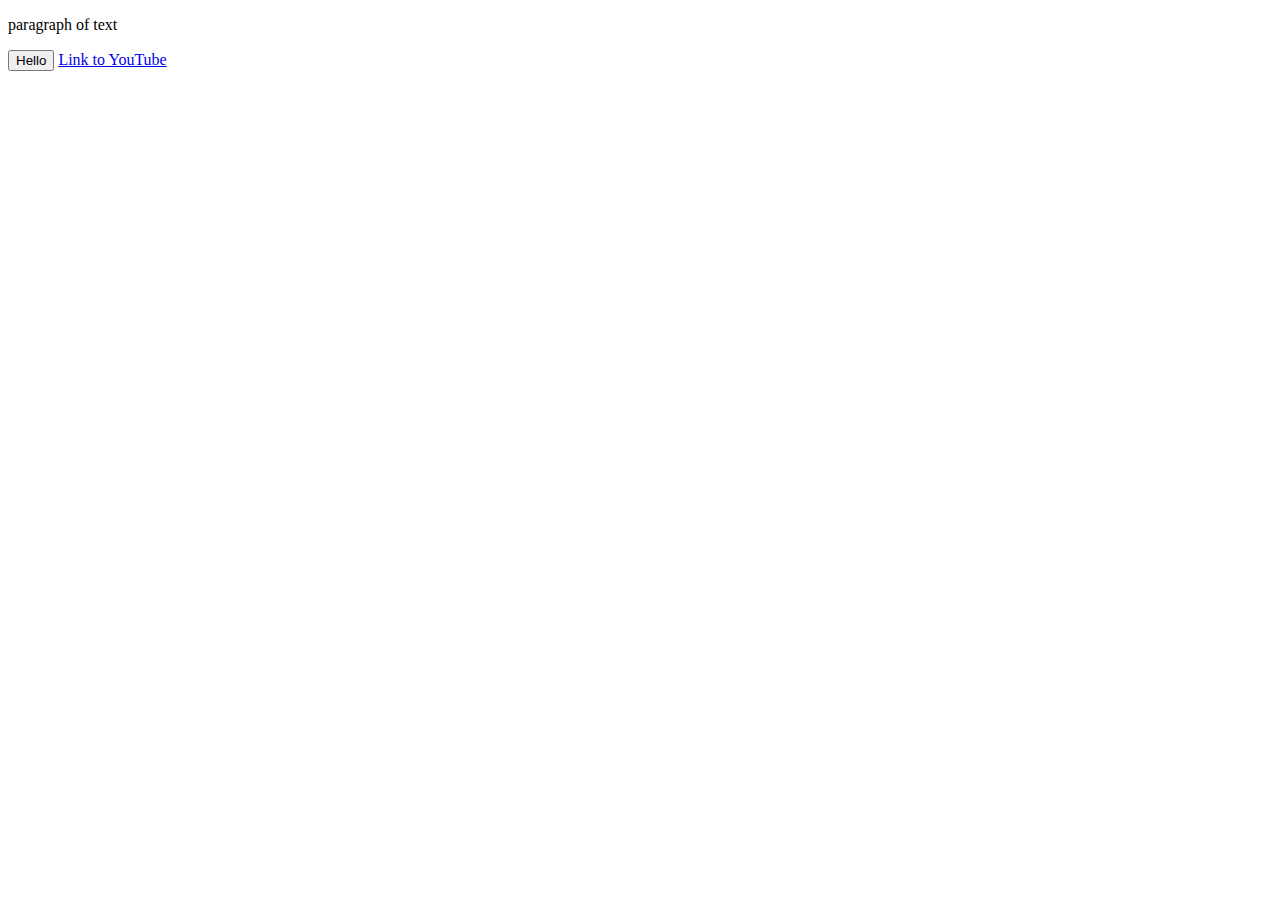
<file: into-to-html/website.html>
<!DOCTYPE html>
<html>
  <head>
    <title>First Website</title>
  </head>
  <body>
    <p>paragraph of text</p>  
    <button>Hello</button>
    <a href="https://www.youtube.com/" target="_blank">
      Link to YouTube
    </a>
  </body>
</html>
</file>
<file: styles/general.css>
p{
  margin-top: 0;
  margin-bottom: 0;
}

body{
  /*This style below will be inherited*/
  font-family: Roboto, Arial;
  margin: 0;
  padding-top: 80px;
  padding-left: 96px;
  padding-right: 24px;
  background-color: rgb(247, 247, 247);
}
@media(min-width: 1200px){
  body{
    padding-left: 270px;
  }
}
</file>
<file: styles/header.css>
.header{
  height: 55px;
  display: flex;
  flex-direction: row;
  justify-content: space-between;

  position: fixed;
  top: 0;
  left: 0;
  right: 0;
  z-index: 100;
  background-color: white;
  border-bottom-width: 1px;
  border-bottom-style: solid;
  border-bottom-color: rgb(217, 217, 217);
}

.left-section{
  display: flex;
  align-items:center;
}
.hamburger-menu{
  height: 24px;
  margin-left: 24px;
  margin-right: 20px;
  cursor: pointer
}
.youtube-logo{
  height: 20px;
  cursor: pointer;
}
.middle-section{
  flex: 1;
  margin-left: 70px;
  margin-right: 35px;
  max-width: 500px;
  display: flex;
  flex-direction: row;
  align-items: center;
}
.search-bar{
  flex: 1;
  height: 36px;
  padding-left: 10px;
  font-size: 16px;
  border: 1px solid rgb(192, 192, 192);
  border-radius: 2px;
  box-shadow: inset 1px 2px 3px rgba(0,0,0,0.05);
  outline: 0;
  width: 0;
}
.search-bar::placeholder{
  font-size: 16px;
}
.search-button{
  height: 40px;
  width: 66px;
  background-color: rgb(240, 240, 240);
  border: 1px solid rgb(192, 192, 192);
  margin-left: -1px;
  cursor: pointer;
  margin-right: 10px;
}

.search-button,
.voice-search-button,
.upload-icon-container,
.youtube-apps-logo-container,
.notifications-icon-container{
  position: relative;
  display: flex;
  justify-content: center;
  align-items: center;
}
.search-button .tooltip,
.voice-search-button .tooltip,
.upload-icon-container .tooltip,
.youtube-apps-logo-container .tooltip,
.notifications-icon-container .tooltip {
  position: absolute;
  background-color: gray;
  color: white;
  padding-top: 4px;
  padding-bottom: 4px;
  padding-left: 8px;
  padding-right: 8px;
  border-radius: 2px;
  font-size: 12px;
  bottom: -37px;
  opacity: 0;
  transition: opacity 0.15s;

  pointer-events: none;
  /*Prevents text from wrapping*/
  white-space: nowrap;
}

.search-button:hover .tooltip,
.voice-search-button:hover .tooltip,
.upload-icon-container:hover .tooltip,
.youtube-apps-logo-container:hover .tooltip,
.notifications-icon-container:hover .tooltip {
  opacity: 1;
}

.search-icon{
  height: 25px;
}
.voice-search-button{
  height: 40px;
  width: 40px;
  border-radius: 20px;
  border: none;
  background-color: rgb(248, 248, 248);
}
.voice-search-icon{
  height: 24px;
}

.right-section{
  width: 180px;
  display: flex;
  flex-direction: row;
  align-items: center;
  justify-content: space-between;
  margin-right: 20px;
  flex-shrink: 0;
}
.upload-icon{
  height: 24px;
}
.youtube-apps-logo{
  height: 24px;
}
.notifications-logo{
  height: 24px;
}
.notifications-count{
  position: absolute;
  top: -2px;
  right: -5px;
  background-color: rgb(192, 10, 10);
  color: white;
  font-size: 11px;
  padding-left: 5px;
  padding-right: 5px;
  padding-top: 2px;
  padding-bottom: 2px;
  border-radius: 10px;
  border: 1.5px solid white;
}
.current-user-picture{
  height: 32px;
  border-radius: 16px;
}
</file>
<file: styles/video.css>
.thumbnail{
  width: 100%;
}
.video-title{
  margin-top: 0;
  font-size: 14px;
  font-weight: 500;
  line-height: 20px;
  margin-bottom: 10px;
}
.video-title-link,
.video-author-link{
  text-decoration: none;
  color: inherit
}
.video-author,
.video-stats{
  display: block;
  font-size: 12px;
  color:rgb(96, 96, 96);
}
.video-author{
  margin-bottom: 4px;
}
.video-info-grid{
  display: grid;
  grid-template-columns: 50px 1fr;
}
.profile-picture{
  width: 36px;
  border-radius: 50px;
  background-color: grey;
}
.thumbnail-row{
  margin-bottom: 8px;
  position: relative;
}
.video-grid{
  display: grid;
  grid-template-columns: 1fr 1fr 1fr;
  column-gap: 16px;
  row-gap: 40px;
}

@media (max-width: 750px) {
  .video-grid{
    grid-template-columns: 1fr 1fr;
  }
}

@media(min-width: 751px) and (max-width: 999px){
  .video-grid{
    grid-template-columns: 1fr 1fr 1fr;
  }
}

@media (min-width: 1000px){
  .video-grid{
    grid-template-columns: 1fr 1fr 1fr 1fr;
  }
  .video-title{
    font-size: 16px;
    line-height: 24px;
  }
  .video-author,
  .video-stats{
    font-size: 14px;
  }
}

.video-time{
  font-size: 12px;
  font-weight: 500;
  padding: 4px;
  border-radius: 2px;
  background-color: black;
  color: white;
  position: absolute;
  bottom: 8px;
  right: 5px;
}

.channel-picture{
  position: relative;
}

.channel-picture .tooltip{
  position: absolute;
  background-color: white;
  display: flex;
  flex-direction: row;
  align-items: center;
  bottom: -60px;
  width: 220px;
  z-index: 50;
  flex: 1;
  padding-top: 10px;
  padding-bottom: 10px;
  padding-left: 10px;
  padding-right: 10px;
  border-radius: 5px;
  box-shadow: 0px 0px 10px rgba(0,0,0,0.4);
  opacity: 0;
  transition: opacity 0.15s;

  pointer-events: none;
  
}
.tooltip-picture{
  width: 50px;
  height: 50px;
  border-radius: 25px;
  margin-right: 10px;
}
.tooltip-info{
  display: flex;
  flex-direction: column;
  line-height:22px;
}
.tooltip-name{
  font-size: 18px;
  font-weight: 800;
}
.tooltip-subscribers{
  font-size: 15px;
  color: rgb(83, 83, 83);
}
.channel-picture:hover .tooltip{
  opacity: 1;
}
</file>
<file: styles/sidebar.css>
@media(max-width: 1200px){
  .sidebar{
    position: fixed;
    left: 0;
    bottom: 0;
    top: 55px;
    background-color: white;
    width: 72px;
    z-index: 200;
    padding-top: 5px;
  }
  .sidebar-link{
    height: 74px;
    display: flex;
    justify-content: center;
    align-items: center;
    flex-direction: column;
    cursor: pointer;
  }
  .sidebar-link:hover{
    background-color: rgb(234, 234, 234);
  }
  .sidebar-link img {
    height: 24px;
    margin-bottom: 6px;
  }
  .sidebar-link div {
    font-size: 10px;
  }
}

@media(min-width: 1200px){
  .sidebar{
    position: fixed;
    left: 0;
    bottom: 0;
    top: 55px;
    background-color: white;
    width: 250px;
    z-index: 200;
    padding-top: 5px;
  }
  .sidebar-link{
    height: 40px;
    display: flex;
    align-items: center;
    flex-direction: row;
    cursor: pointer;
    padding: 0px 25px 0px 25px;
  }
  .sidebar-link:hover{
    background-color: rgb(234, 234, 234);
  }
  .sidebar-link img {
    height: 24px;
    margin-bottom: 6px;
    margin-right: 18px;
  }
  .sidebar-link div {
    font-size: 10px;
  }
}
</file>
<file: into-to-html/styles/buttons.css>
.subscribe-button{
  background-color: #cc0000;
  color: white;
  border: none;
  border-radius: 2px;
  cursor: pointer;
  margin-left: 20px;
  margin-right: 8px;
  padding-top: 10px;
  padding-bottom: 10px;
  padding-left: 16px;
  padding-right: 16px;
  transition: opacity 0.15s;
  vertical-align: top;
}

.subscribe-button:hover{
  opacity: 0.8;
}

.subscribe-button:active{
  opacity: 0.5;
}

.join-button{
  background-color: white;
  color: #065fd4;
  border-color: #065fd4;
  border-style: solid;
  border-width: 1px;
  border-radius: 2px;
  padding-top: 9px;
  padding-bottom: 9px;
  padding-left: 16px;
  padding-right: 16px;
  cursor: pointer;

  transition: background-color 0.15s,
    color 0.15s;
}

.join-button:hover{
  background-color: #065fd4;
  color: white;
}

.join-button:active{
  opacity: 0.7;
}

.tweet-button{
  background-color: #1d9bf0;
  color: white;
  border: none;
  border-radius: 18px;
  font-weight: bold;
  font-size: 15px;
  cursor: pointer;
  margin-left: 8px;
  padding-top: 10px;
  padding-bottom: 10px;
  padding-left: 16px;
  padding-right: 16px;
  transition: bow-shadow 0.15s;
  vertical-align: top;
}

.tweet-button:hover {
  box-shadow: 5px 5px 10px rgba(0, 0, 0, 0.15);
}

.tweet-button:active{
  opacity: 0.5;
}
</file>
<file: into-to-html/styles/text.css>
p{
    font-family: Roboto;
    margin-top: 0;
    margin-bottom: 0;
  }

  .video-title{
    font-weight: bold;
    font-size: 18px;
    width: 280px;
    line-height: 24px;
    margin-bottom: 5px;
  }

  .video-stats{
    font-size: 14px;
    color: rgb(96, 96, 96);
    margin-bottom: 20px;
  }

  .video-author{
    font-size: 14px;
    color: rgb(96, 96, 96);
    margin-bottom: 20px;
  }

  .video-description{
    font-size: 14px;
    color: rgb(96, 96, 96);
    width: 270px;
    line-height: 22px;
    margin-bottom: 100px;
  }

  .apple-text{
    margin-bottom: 50px;
    font-size: 14px;
    background-color: rgb(227, 65, 64);
    color: white;
    text-align: center;
    padding-top: 18px;
    padding-bottom: 18px;
    
  }

  .span-example{
    color: red;
    margin-left: 12px;
  }

  .span-example:hover{
    text-decoration: underline;
  }

  .shop-link{
    cursor: pointer;
  }

  .shop-link:hover{
    text-decoration: underline;
  }
</file>
